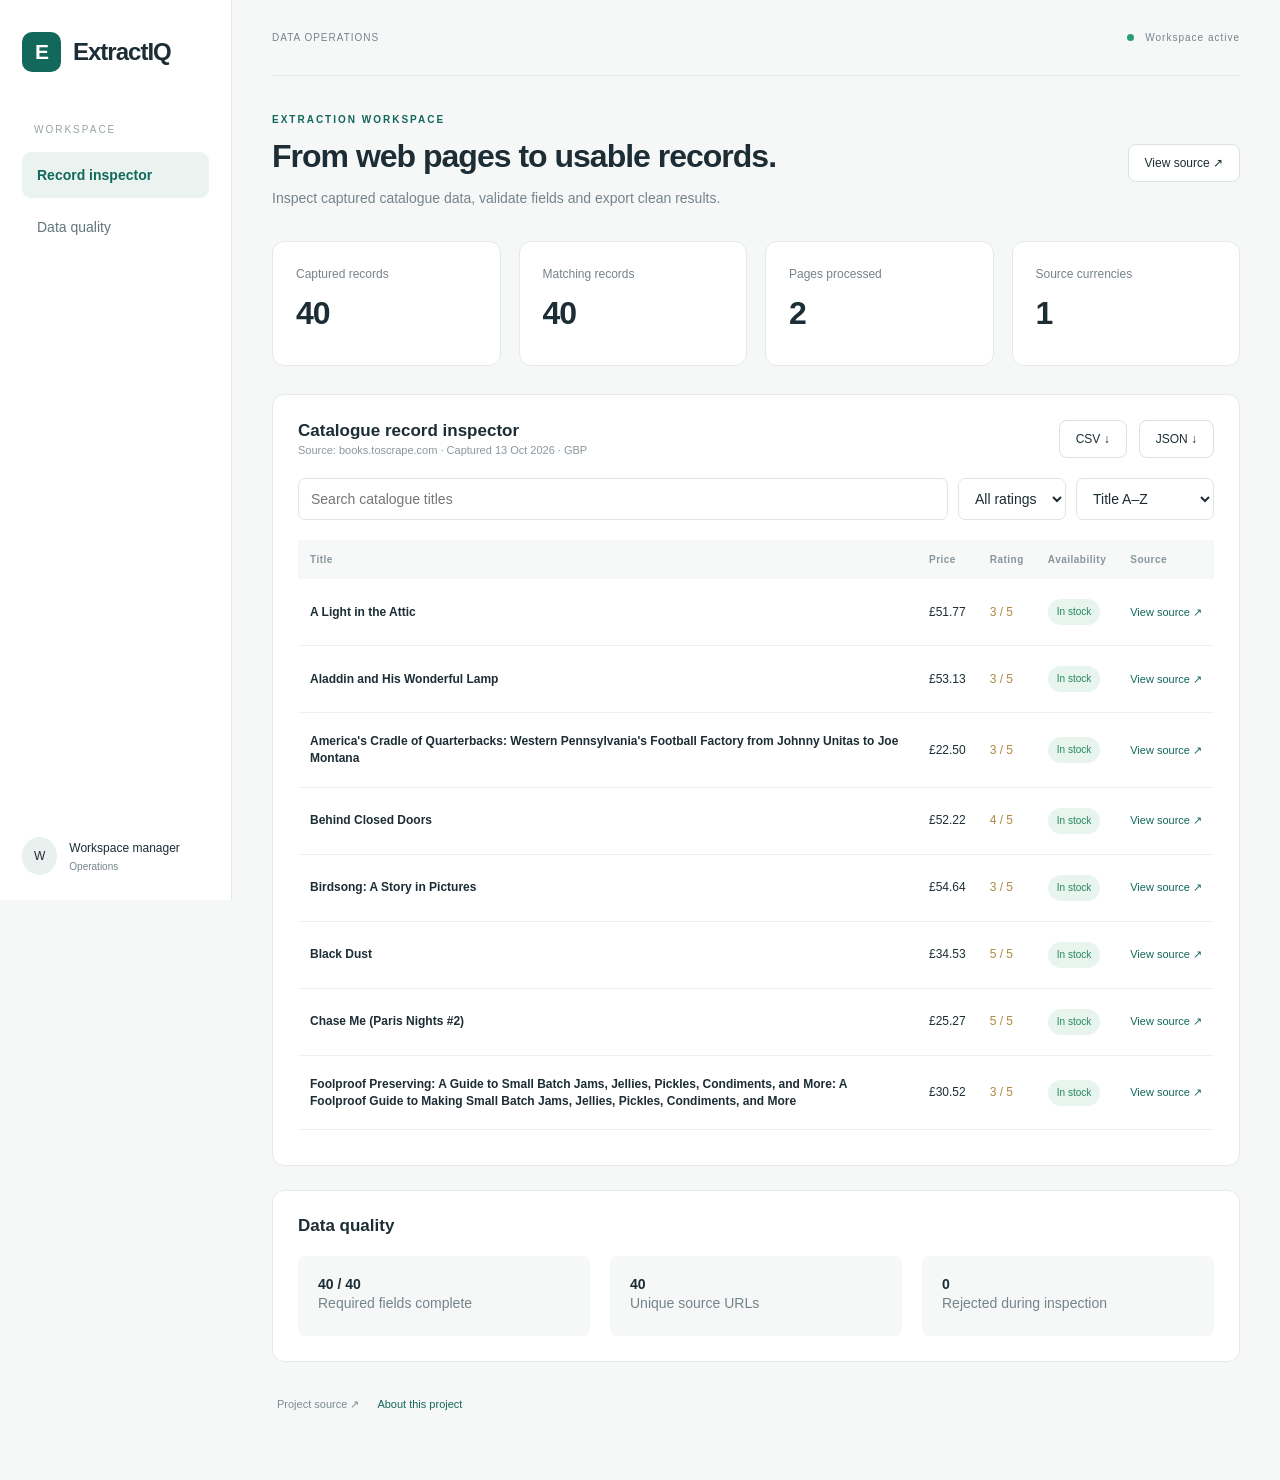
<file: docs/index.html>
<!doctype html><html lang="en"><head><meta charset="utf-8"><meta name="viewport" content="width=device-width,initial-scale=1"><title>ExtractIQ — Data operations</title><meta name="description" content="Catalogue extraction results, data validation and clean exports."><style>:root{--ink:#1c2d35;--muted:#75838b;--line:#e4e9e9;--accent:#12685b}*{box-sizing:border-box}body{margin:0;background:#f6f8f7;color:var(--ink);font-family:Arial,Helvetica,sans-serif;font-size:14px}a{color:inherit;text-decoration:none}aside{position:fixed;left:0;top:0;bottom:0;width:232px;background:#fff;border-right:1px solid var(--line);padding:32px 22px}.brand{display:flex;align-items:center;gap:12px;font-size:24px;font-weight:700;letter-spacing:-1px}.logo{background:var(--accent);color:white;padding:8px 13px;border-radius:10px;font-size:21px}.nav-title{margin:52px 12px 17px;color:#99a3a7;font-size:10px;letter-spacing:2px}.nav{display:block;padding:15px;border-radius:9px;color:#62757d;margin:6px 0}.nav.current{background:#eaf3ef;color:var(--accent);font-weight:bold}.sidebar-bottom{position:absolute;bottom:25px;display:flex;gap:12px;align-items:center;font-size:12px}.avatar{background:#eaf0ed;border-radius:50%;padding:12px}.sidebar-bottom small{display:block;margin-top:6px;color:var(--muted)}main{margin-left:232px;padding:0 40px 32px}.topbar{height:76px;border-bottom:1px solid var(--line);display:flex;align-items:center;justify-content:space-between;font-size:10px;letter-spacing:1px;color:var(--muted)}.status-dot{display:inline-block;width:7px;height:7px;border-radius:50%;background:#2a9c75;margin-right:7px}header{display:flex;justify-content:space-between;align-items:center;padding:38px 0 30px;gap:24px}.eyebrow{font-size:10px;letter-spacing:2px;font-weight:bold;color:var(--accent);margin-bottom:12px}h1{font-size:32px;line-height:1.2;letter-spacing:-1px;margin:0 0 12px}p{line-height:1.7;color:var(--muted);margin:0}h2{font-size:17px;margin:0 0 20px}.button{display:inline-block;background:white;border:1px solid #d8e2de;border-radius:8px;padding:11px 16px;font-size:12px;cursor:pointer;white-space:nowrap;color:var(--ink)}.button.primary{background:var(--accent);color:white;border-color:var(--accent)}.stats{display:grid;grid-template-columns:repeat(4,1fr);gap:18px;margin-bottom:28px}.stats>div{background:#fff;border:1px solid var(--line);border-radius:12px;padding:23px}.stats span{font-size:12px;color:var(--muted)}.stats strong{font-size:32px;font-weight:600;display:block;margin:14px 0 10px;letter-spacing:-1px}.stats small{font-size:10px;color:#a1abad}.amber{color:#ba7f2c}.panel{background:white;border:1px solid var(--line);border-radius:12px;padding:25px;margin-bottom:24px}.panel-head{display:flex;justify-content:space-between;align-items:center;gap:15px;margin-bottom:20px}.panel-head h2{margin:0}.filters{display:flex;gap:10px;padding-bottom:20px}input,select,textarea{border:1px solid #dfe6e2;border-radius:7px;padding:11px 12px;background:#fff;color:var(--ink);font:inherit}input{min-width:0}.filters input{flex:1}textarea{width:100%}table{width:100%;border-collapse:collapse;text-align:left;font-size:12px}th{font-size:10px;color:#87959c;letter-spacing:.5px;font-weight:600;background:#f7f9f8;padding:14px 12px}td{border-bottom:1px solid #eef1ef;padding:20px 12px;line-height:1.4}tr:last-child td{border-bottom:0}td small{display:block;font-size:9px;color:#9aa8ae;margin-top:7px}.pill{padding:6px 9px;background:#f0f3f4;border-radius:20px;font-size:10px;display:inline-block;white-space:nowrap}.pill.active{background:#edf2fa;color:#4978aa}.pill.review{background:#fff4e2;color:#a77c34}.pill.done{background:#e8f4ee;color:#268663}.priority{font-size:10px}.priority.urgent{color:#c35b4c}.priority.high{color:#b08741}.text-link{color:var(--accent);font-size:11px;white-space:nowrap}.hint{font-size:11px;color:#8d999f;padding:4px 8px}.columns{display:grid;grid-template-columns:1.3fr 1fr;gap:24px}.description{margin:15px 0 25px;color:#64757e}.muted{font-size:11px;color:var(--muted)}.activity{border-left:1px solid #dae4df;padding:0 0 25px 20px;position:relative}.timeline-dot{position:absolute;left:-4px;top:3px;width:7px;height:7px;background:var(--accent);border-radius:50%}.activity b{font-size:12px}.activity p{margin:8px 0;font-size:12px;color:#61747c}.activity small{font-size:9px;color:#95a1a6}dl{display:grid;grid-template-columns:90px 1fr;gap:10px;font-size:12px;padding:16px;background:#f6f9f7;border-radius:8px;margin-bottom:26px}dd{margin:0}dt{color:#819097}.form-panel{max-width:720px}.form-panel p,form p{margin-bottom:18px}label{display:block;color:var(--ink);font-size:12px;margin-bottom:7px}form p input,form p select{width:100%}.check{padding:14px 0;border-bottom:1px solid #edf1ee;color:#428376;font-size:12px}.message{background:#eaf5ef;padding:12px;margin:20px 0;color:#226e51;border-radius:8px}.errorlist{color:#b64740}.login{display:grid;place-items:center;min-height:100vh}.login .panel{width:min(450px,90vw);padding:40px}.login p{margin:15px 0}.table-wrap{overflow:auto}.stars{color:#a78b4c}@media(max-width:950px){aside{width:190px}main{margin-left:190px;padding:0 20px 20px}.stats{gap:10px}.stats>div{padding:16px}h1{font-size:25px}.columns{grid-template-columns:1fr}}@media(max-width:650px){aside{display:none}main{margin-left:0}header{align-items:flex-start}.stats{grid-template-columns:1fr 1fr}.filters{flex-wrap:wrap}.filters input{flex-basis:100%}.topbar{height:55px}h1{font-size:24px}}

dialog{border:1px solid #dfe6e2;border-radius:14px;padding:28px;width:min(760px,92vw);color:var(--ink)}dialog::backdrop{background:#182d3566}dialog h2{margin-bottom:15px}.dialog-actions{display:flex;gap:10px;margin-top:20px}.top-actions{display:flex;gap:12px}.notice-inline{font-size:12px;color:#4c7565;padding:12px 0}.metrics-note{font-size:11px;color:#8b969c}.toolbar{display:flex;gap:12px;align-items:center}.footer-links{display:flex;gap:18px;padding:12px 5px;color:#7b8c94;font-size:11px}.quality-grid{display:grid;grid-template-columns:repeat(3,1fr);gap:20px}.quality-grid div{padding:20px;background:#f5f8f6;border-radius:8px}button:disabled{opacity:.55;cursor:not-allowed}.detail-scope{white-space:pre-wrap}.sidebar-bottom{cursor:default}#toast{min-height:25px;color:#397d67;font-size:12px}.table-wrap{max-height:600px;overflow:auto}th{position:sticky;top:0}.rating{color:#ad8940}textarea{resize:vertical}input:focus,textarea:focus,select:focus{outline:2px solid #8db9aa;outline-offset:2px}button:focus-visible,a:focus-visible{outline:2px solid #8db9aa;outline-offset:3px}</style></head><body><aside><a class="brand" href="#"><span class="logo">E</span>ExtractIQ</a><div class="nav-title">WORKSPACE</div><nav id="nav"></nav><div class="sidebar-bottom"><span class="avatar">W</span><div>Workspace manager<small>Operations</small></div></div></aside><main><div class="topbar"><span>DATA OPERATIONS</span><div><span class="status-dot"></span> Workspace active</div></div><header><div><div class="eyebrow">EXTRACTION WORKSPACE</div><h1>From web pages to usable records.</h1><p>Inspect captured catalogue data, validate fields and export clean results.</p></div><a class="button" href="https://books.toscrape.com/" target="_blank" rel="noopener">View source ↗</a></header><div class="stats" id="stats"></div><section class="panel"><div class="panel-head"><div><h2>Catalogue record inspector</h2><span class="metrics-note">Source: books.toscrape.com · Captured 13 Oct 2026 · GBP</span></div><div class="toolbar"><button class="button" id="csv">CSV ↓</button><button class="button" id="json">JSON ↓</button></div></div><div class="filters"><input id="query" aria-label="Search records" placeholder="Search catalogue titles"><select id="rating" aria-label="Rating"><option value="">All ratings</option><option value="1">1 star</option><option value="2">2 stars</option><option value="3">3 stars</option><option value="4">4 stars</option><option value="5">5 stars</option></select><select id="sort" aria-label="Sort records"><option value="title">Title A–Z</option><option value="low">Price low–high</option><option value="high">Price high–low</option></select></div><div class="table-wrap"><table><thead><tr><th>Title</th><th>Price</th><th>Rating</th><th>Availability</th><th>Source</th></tr></thead><tbody id="rows"></tbody></table></div></section><section class="panel" id="quality"><h2>Data quality</h2><div class="quality-grid"><div><strong id="valid"></strong><p>Required fields complete</p></div><div><strong id="unique"></strong><p>Unique source URLs</p></div><div><strong id="rejected"></strong><p>Rejected during inspection</p></div></div></section><div class="footer-links"><a href="https://github.com/Ankitlunawat/ExtractIQ" target="_blank" rel="noopener">Project source ↗</a><button class="text-link" style="border:0;background:none;padding:0;cursor:pointer" onclick="document.getElementById('about').showModal()">About this project</button></div><div id="toast" role="status"></div></main><dialog id="about"><h2>ExtractIQ</h2><p>This interactive record inspector uses a saved extraction from the Books to Scrape practice catalogue. Its source prices and ratings are illustrative. New network extraction runs are available through the separate server application runner.</p><div class="dialog-actions"><button class="button" onclick="document.getElementById('about').close()">Close</button></div></dialog><script>const CAPTURE=[{"title": "A Light in the Attic", "url": "https://books.toscrape.com/catalogue/a-light-in-the-attic_1000/index.html", "price": "51.77", "currency": "GBP", "rating": 3, "available": true}, {"title": "Tipping the Velvet", "url": "https://books.toscrape.com/catalogue/tipping-the-velvet_999/index.html", "price": "53.74", "currency": "GBP", "rating": 1, "available": true}, {"title": "Soumission", "url": "https://books.toscrape.com/catalogue/soumission_998/index.html", "price": "50.10", "currency": "GBP", "rating": 1, "available": true}, {"title": "Sharp Objects", "url": "https://books.toscrape.com/catalogue/sharp-objects_997/index.html", "price": "47.82", "currency": "GBP", "rating": 4, "available": true}, {"title": "Sapiens: A Brief History of Humankind", "url": "https://books.toscrape.com/catalogue/sapiens-a-brief-history-of-humankind_996/index.html", "price": "54.23", "currency": "GBP", "rating": 5, "available": true}, {"title": "The Requiem Red", "url": "https://books.toscrape.com/catalogue/the-requiem-red_995/index.html", "price": "22.65", "currency": "GBP", "rating": 1, "available": true}, {"title": "The Dirty Little Secrets of Getting Your Dream Job", "url": "https://books.toscrape.com/catalogue/the-dirty-little-secrets-of-getting-your-dream-job_994/index.html", "price": "33.34", "currency": "GBP", "rating": 4, "available": true}, {"title": "The Coming Woman: A Novel Based on the Life of the Infamous Feminist, Victoria Woodhull", "url": "https://books.toscrape.com/catalogue/the-coming-woman-a-novel-based-on-the-life-of-the-infamous-feminist-victoria-woodhull_993/index.html", "price": "17.93", "currency": "GBP", "rating": 3, "available": true}, {"title": "The Boys in the Boat: Nine Americans and Their Epic Quest for Gold at the 1936 Berlin Olympics", "url": "https://books.toscrape.com/catalogue/the-boys-in-the-boat-nine-americans-and-their-epic-quest-for-gold-at-the-1936-berlin-olympics_992/index.html", "price": "22.60", "currency": "GBP", "rating": 4, "available": true}, {"title": "The Black Maria", "url": "https://books.toscrape.com/catalogue/the-black-maria_991/index.html", "price": "52.15", "currency": "GBP", "rating": 1, "available": true}, {"title": "Starving Hearts (Triangular Trade Trilogy, #1)", "url": "https://books.toscrape.com/catalogue/starving-hearts-triangular-trade-trilogy-1_990/index.html", "price": "13.99", "currency": "GBP", "rating": 2, "available": true}, {"title": "Shakespeare's Sonnets", "url": "https://books.toscrape.com/catalogue/shakespeares-sonnets_989/index.html", "price": "20.66", "currency": "GBP", "rating": 4, "available": true}, {"title": "Set Me Free", "url": "https://books.toscrape.com/catalogue/set-me-free_988/index.html", "price": "17.46", "currency": "GBP", "rating": 5, "available": true}, {"title": "Scott Pilgrim's Precious Little Life (Scott Pilgrim #1)", "url": "https://books.toscrape.com/catalogue/scott-pilgrims-precious-little-life-scott-pilgrim-1_987/index.html", "price": "52.29", "currency": "GBP", "rating": 5, "available": true}, {"title": "Rip it Up and Start Again", "url": "https://books.toscrape.com/catalogue/rip-it-up-and-start-again_986/index.html", "price": "35.02", "currency": "GBP", "rating": 5, "available": true}, {"title": "Our Band Could Be Your Life: Scenes from the American Indie Underground, 1981-1991", "url": "https://books.toscrape.com/catalogue/our-band-could-be-your-life-scenes-from-the-american-indie-underground-1981-1991_985/index.html", "price": "57.25", "currency": "GBP", "rating": 3, "available": true}, {"title": "Olio", "url": "https://books.toscrape.com/catalogue/olio_984/index.html", "price": "23.88", "currency": "GBP", "rating": 1, "available": true}, {"title": "Mesaerion: The Best Science Fiction Stories 1800-1849", "url": "https://books.toscrape.com/catalogue/mesaerion-the-best-science-fiction-stories-1800-1849_983/index.html", "price": "37.59", "currency": "GBP", "rating": 1, "available": true}, {"title": "Libertarianism for Beginners", "url": "https://books.toscrape.com/catalogue/libertarianism-for-beginners_982/index.html", "price": "51.33", "currency": "GBP", "rating": 2, "available": true}, {"title": "It's Only the Himalayas", "url": "https://books.toscrape.com/catalogue/its-only-the-himalayas_981/index.html", "price": "45.17", "currency": "GBP", "rating": 2, "available": true}, {"title": "In Her Wake", "url": "https://books.toscrape.com/catalogue/in-her-wake_980/index.html", "price": "12.84", "currency": "GBP", "rating": 1, "available": true}, {"title": "How Music Works", "url": "https://books.toscrape.com/catalogue/how-music-works_979/index.html", "price": "37.32", "currency": "GBP", "rating": 2, "available": true}, {"title": "Foolproof Preserving: A Guide to Small Batch Jams, Jellies, Pickles, Condiments, and More: A Foolproof Guide to Making Small Batch Jams, Jellies, Pickles, Condiments, and More", "url": "https://books.toscrape.com/catalogue/foolproof-preserving-a-guide-to-small-batch-jams-jellies-pickles-condiments-and-more-a-foolproof-guide-to-making-small-batch-jams-jellies-pickles-condiments-and-more_978/index.html", "price": "30.52", "currency": "GBP", "rating": 3, "available": true}, {"title": "Chase Me (Paris Nights #2)", "url": "https://books.toscrape.com/catalogue/chase-me-paris-nights-2_977/index.html", "price": "25.27", "currency": "GBP", "rating": 5, "available": true}, {"title": "Black Dust", "url": "https://books.toscrape.com/catalogue/black-dust_976/index.html", "price": "34.53", "currency": "GBP", "rating": 5, "available": true}, {"title": "Birdsong: A Story in Pictures", "url": "https://books.toscrape.com/catalogue/birdsong-a-story-in-pictures_975/index.html", "price": "54.64", "currency": "GBP", "rating": 3, "available": true}, {"title": "America's Cradle of Quarterbacks: Western Pennsylvania's Football Factory from Johnny Unitas to Joe Montana", "url": "https://books.toscrape.com/catalogue/americas-cradle-of-quarterbacks-western-pennsylvanias-football-factory-from-johnny-unitas-to-joe-montana_974/index.html", "price": "22.50", "currency": "GBP", "rating": 3, "available": true}, {"title": "Aladdin and His Wonderful Lamp", "url": "https://books.toscrape.com/catalogue/aladdin-and-his-wonderful-lamp_973/index.html", "price": "53.13", "currency": "GBP", "rating": 3, "available": true}, {"title": "Worlds Elsewhere: Journeys Around Shakespeare’s Globe", "url": "https://books.toscrape.com/catalogue/worlds-elsewhere-journeys-around-shakespeares-globe_972/index.html", "price": "40.30", "currency": "GBP", "rating": 5, "available": true}, {"title": "Wall and Piece", "url": "https://books.toscrape.com/catalogue/wall-and-piece_971/index.html", "price": "44.18", "currency": "GBP", "rating": 4, "available": true}, {"title": "The Four Agreements: A Practical Guide to Personal Freedom", "url": "https://books.toscrape.com/catalogue/the-four-agreements-a-practical-guide-to-personal-freedom_970/index.html", "price": "17.66", "currency": "GBP", "rating": 5, "available": true}, {"title": "The Five Love Languages: How to Express Heartfelt Commitment to Your Mate", "url": "https://books.toscrape.com/catalogue/the-five-love-languages-how-to-express-heartfelt-commitment-to-your-mate_969/index.html", "price": "31.05", "currency": "GBP", "rating": 3, "available": true}, {"title": "The Elephant Tree", "url": "https://books.toscrape.com/catalogue/the-elephant-tree_968/index.html", "price": "23.82", "currency": "GBP", "rating": 5, "available": true}, {"title": "The Bear and the Piano", "url": "https://books.toscrape.com/catalogue/the-bear-and-the-piano_967/index.html", "price": "36.89", "currency": "GBP", "rating": 1, "available": true}, {"title": "Sophie's World", "url": "https://books.toscrape.com/catalogue/sophies-world_966/index.html", "price": "15.94", "currency": "GBP", "rating": 5, "available": true}, {"title": "Penny Maybe", "url": "https://books.toscrape.com/catalogue/penny-maybe_965/index.html", "price": "33.29", "currency": "GBP", "rating": 3, "available": true}, {"title": "Maude (1883-1993):She Grew Up with the country", "url": "https://books.toscrape.com/catalogue/maude-1883-1993she-grew-up-with-the-country_964/index.html", "price": "18.02", "currency": "GBP", "rating": 2, "available": true}, {"title": "In a Dark, Dark Wood", "url": "https://books.toscrape.com/catalogue/in-a-dark-dark-wood_963/index.html", "price": "19.63", "currency": "GBP", "rating": 1, "available": true}, {"title": "Behind Closed Doors", "url": "https://books.toscrape.com/catalogue/behind-closed-doors_962/index.html", "price": "52.22", "currency": "GBP", "rating": 4, "available": true}, {"title": "You can't bury them all: Poems", "url": "https://books.toscrape.com/catalogue/you-cant-bury-them-all-poems_961/index.html", "price": "33.63", "currency": "GBP", "rating": 2, "available": true}];
const $=s=>document.getElementById(s),esc=x=>String(x).replace(/[&<>"']/g,c=>({'&':'&amp;','<':'&lt;','>':'&gt;','"':'&quot;',"'":'&#39;'}[c]));
const seen=new Set();let rejected=0;const rows=CAPTURE.filter(x=>{const ok=x&&x.title&&Number.isFinite(Number(x.price))&&Number(x.price)>=0&&x.currency==='GBP'&&Number.isInteger(x.rating)&&x.rating>=1&&x.rating<=5&&String(x.url).startsWith('https://books.toscrape.com/');if(!ok){rejected++;return false}if(seen.has(x.url))return false;seen.add(x.url);return true});
$('nav').innerHTML='<a class="nav current" href="#">Record inspector</a><a class="nav" href="#quality">Data quality</a>';
function filtered(){const q=$('query').value.toLowerCase();return rows.filter(x=>x.title.toLowerCase().includes(q)&&(!$('rating').value||x.rating===Number($('rating').value))).sort((a,b)=>$('sort').value==='low'?Number(a.price)-Number(b.price):$('sort').value==='high'?Number(b.price)-Number(a.price):a.title.localeCompare(b.title))}
function render(){const data=filtered();$('stats').innerHTML=[['Captured records',rows.length],['Matching records',data.length],['Pages processed',2],['Source currencies',1]].map(([k,v])=>'<div><span>'+k+'</span><strong>'+v+'</strong></div>').join('');$('rows').innerHTML=data.map(x=>'<tr><td><b>'+esc(x.title)+'</b></td><td>£'+Number(x.price).toFixed(2)+'</td><td class="rating">'+x.rating+' / 5</td><td><span class="pill '+(x.available?'done':'new')+'">'+(x.available?'In stock':'Unavailable')+'</span></td><td><a class="text-link" href="'+esc(x.url)+'" target="_blank" rel="noopener">View source ↗</a></td></tr>').join('')||'<tr><td colspan="5">No records match.</td></tr>';$('valid').textContent=rows.length+' / '+CAPTURE.length;$('unique').textContent=seen.size;$('rejected').textContent=rejected;}
function download(fmt){const data=filtered(),fields=['title','url','price','currency','rating','available'];const cell=x=>'"'+(/^[=+\-@]/.test(String(x).trimStart())?"'":'')+String(x).replaceAll('"','""')+'"';const body=fmt==='json'?JSON.stringify(data,null,2):[fields,...data.map(x=>fields.map(k=>x[k]))].map(r=>r.map(cell).join(',')).join('\n');const url=URL.createObjectURL(new Blob([body],{type:fmt==='json'?'application/json':'text/csv'}));const a=document.createElement('a');a.href=url;a.download='extractiq-records.'+fmt;a.click();setTimeout(()=>URL.revokeObjectURL(url),1000);$('toast').textContent='Exported '+data.length+' matching records.'}
$('query').oninput=render;$('rating').onchange=render;$('sort').onchange=render;$('csv').onclick=()=>download('csv');$('json').onclick=()=>download('json');render();
</script></body></html>
</file>
